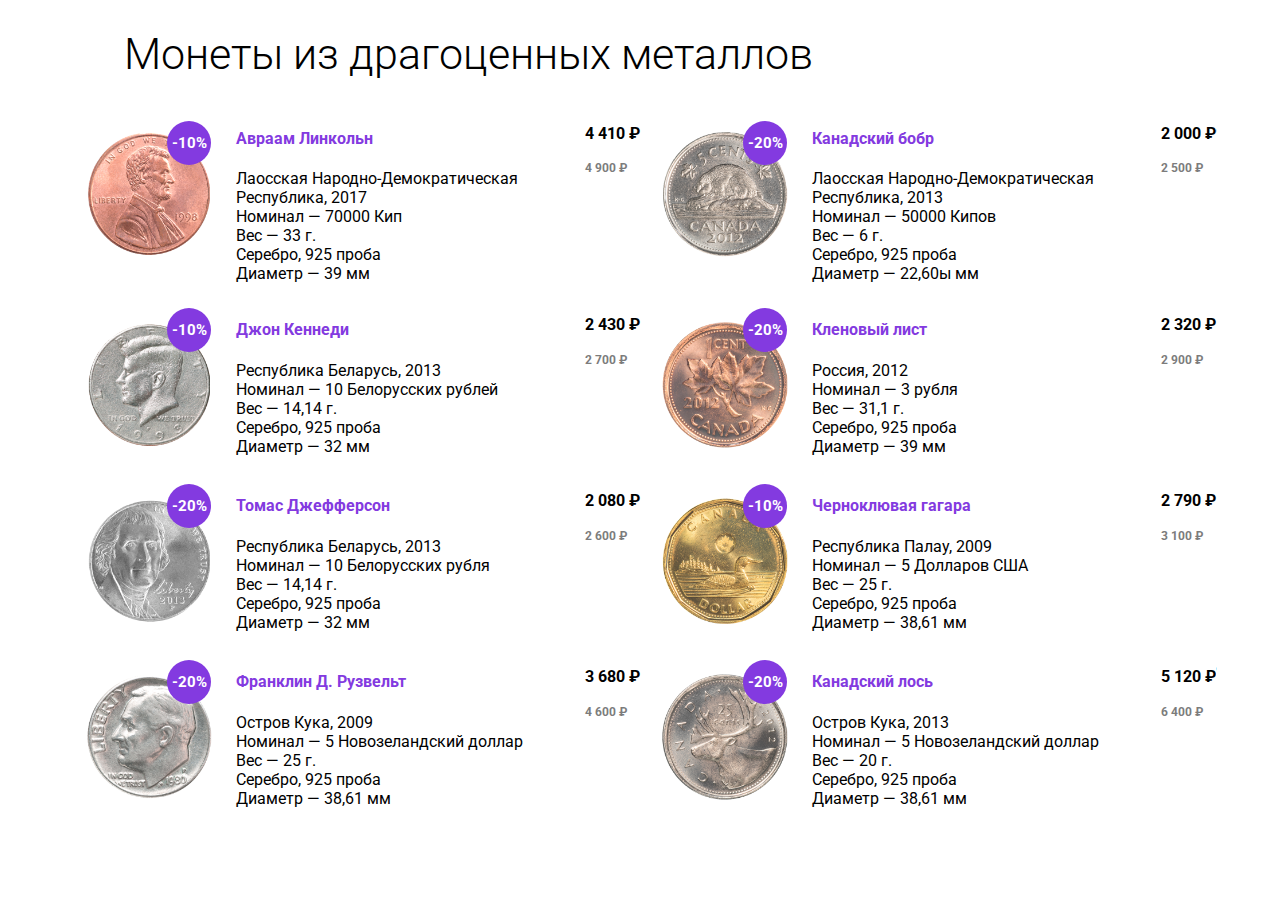
<file: index.html>
<!DOCTYPE html>
<html lang="en">

    <head>
        <meta charset="UTF-8">
        <meta name="viewport" content="width=device-width, initial-scale=1.0">
        <title>Project M1</title>
        <link href="https://fonts.googleapis.com/css?family=Roboto&display=swap" rel="stylesheet">
        <link rel="stylesheet" href="main.css">
    </head>

    <body>
        <header>
            <h1>Монеты из драгоценных металлов</h1>
        </header>
        <main>

            <!-- lincoln -->
            <div class="main-wrapper">
                <div class="coin-wrapper">
                    <div class="coin-image-wrapper">
                        <img src="images/obverse/obverse-lincoln.png" alt="coin" class="coin-image">
                        <div class="coin-discount">
                            <div>
                                -10%
                            </div>
                        </div>
                    </div>
                    <div class="coin-info">
                        <div class="coin-description">
                            <h4 class="coin-description-header"><a href="descriptions/lincoln.html">Авраам Линкольн</a></h4>
                            <p>
                                Лаосская Народно-Демократическая
                                <br>
                                Республика, 2017
                                <br>
                                Номинал — 70000 Кип
                                <br>
                                Вес — 33 г.
                                <br>
                                Серебро, 925 проба
                                <br>
                                Диаметр — 39 мм
                            </p>
                        </div>
                        <div class="coin-price">
                            <p>4 410 &#8381;</p>
                            <p>4 900 &#8381;</p>
                        </div>
                    </div>
                </div>

                <!-- beaver -->
                <div class="coin-wrapper">
                    <div class="coin-image-wrapper">
                        <img src="images/obverse/obverse-beaver.png" alt="coin" class="coin-image">
                        <div class="coin-discount">
                            <div>
                                -20%
                            </div>
                        </div>
                    </div>
                    <div class="coin-info">
                        <div class="coin-description">
                            <h4 class="coin-description-header"><a href="descriptions/beaver.html">Канадский бобр</a></h4>
                            <p>
                                Лаосская Народно-Демократическая
                                <br>
                                Республика, 2013
                                <br>
                                Номинал — 50000 Кипов
                                <br>
                                Вес — 6 г.
                                <br>
                                Серебро, 925 проба
                                <br>
                                Диаметр — 22,60ы мм
                            </p>
                        </div>
                        <div class="coin-price">
                            <p>2 000 &#8381;</p>
                            <p>2 500 &#8381;</p>
                        </div>
                    </div>
                </div>

                <!-- kennedy -->
                <div class="coin-wrapper">
                    <div class="coin-image-wrapper">
                        <img src="images/obverse/obverse-kennedy.png" alt="coin" class="coin-image">
                        <div class="coin-discount">
                            <div>
                                -10%
                            </div>
                        </div>
                    </div>
                    <div class="coin-info">
                        <div class="coin-description">
                            <h4 class="coin-description-header"><a href="descriptions/kennedy.html">Джон Кеннеди</a></h4>
                            <p>
                                Республика Беларусь, 2013
                                <br>
                                Номинал — 10 Белорусских рублей
                                <br>
                                Вес — 14,14 г.
                                <br>
                                Серебро, 925 проба
                                <br>
                                Диаметр — 32 мм
                            </p>
                        </div>
                        <div class="coin-price">
                            <p>2 430 &#8381;</p>
                            <p>2 700 &#8381;</p>
                        </div>
                    </div>
                </div>

                
                <!-- maple leaf -->
                <div class="coin-wrapper">
                    <div class="coin-image-wrapper">
                        <img src="images/obverse/obverse-maple.png" alt="coin" class="coin-image">
                        <div class="coin-discount">
                            <div>
                                -20%
                            </div>
                        </div>
                    </div>
                    <div class="coin-info">
                        <div class="coin-description">
                            <h4 class="coin-description-header"><a href="descriptions/maple.html">Кленовый лист</a></h4>
                            <p>
                                Россия, 2012
                                <br>
                                Номинал — 3 рубля
                                <br>
                                Вес — 31,1 г.
                                <br>
                                Серебро, 925 проба
                                <br>
                                Диаметр — 39 мм
                            </p>
                        </div>
                        <div class="coin-price">
                            <p>2 320 &#8381;</p>
                            <p>2 900 &#8381;</p>
                        </div>
                    </div>
                </div>

                <!-- thomas jefferson -->
                <div class="coin-wrapper">
                    <div class="coin-image-wrapper">
                        <img src="images/obverse/obverse-jefferson.png" alt="coin" class="coin-image">
                        <div class="coin-discount">
                            <div>
                                -20%
                            </div>
                        </div>
                    </div>
                    <div class="coin-info">
                        <div class="coin-description">
                            <h4 class="coin-description-header"><a href="descriptions/jefferson.html">Томас Джефферсон</a></h4>
                            <p>
                                Республика Беларусь, 2013
                                <br>
                                Номинал — 10 Белорусских рубля
                                <br>
                                Вес — 14,14 г.
                                <br>
                                Серебро, 925 проба
                                <br>
                                Диаметр — 32 мм
                            </p>
                        </div>
                        <div class="coin-price">
                            <p>2 080 &#8381;</p>
                            <p>2 600 &#8381;</p>
                        </div>
                    </div>
                </div>

                <!-- black-billed loon -->
                <div class="coin-wrapper">
                    <div class="coin-image-wrapper">
                        <img src="images/obverse/obverse-loon.png" alt="coin" class="coin-image">
                        <div class="coin-discount">
                            <div>
                                -10%
                            </div>
                        </div>
                    </div>
                    <div class="coin-info">
                        <div class="coin-description">
                            <h4 class="coin-description-header"><a href="descriptions/loon.html">Черноклювая гагара</a></h4>
                            <p>
                                Республика Палау, 2009
                                <br>
                                Номинал — 5 Долларов США
                                <br>
                                Вес — 25 г.
                                <br>
                                Серебро, 925 проба
                                <br>
                                Диаметр — 38,61 мм
                            </p>
                        </div>
                        <div class="coin-price">
                            <p>2 790 &#8381;</p>
                            <p>3 100 &#8381;</p>
                        </div>
                    </div>
                </div>

                <!-- roosevelt -->
                <div class="coin-wrapper">
                    <div class="coin-image-wrapper">
                        <img src="images/obverse/obverse-roosevelt.png" alt="coin" class="coin-image">
                        <div class="coin-discount">
                            <div>
                                -20%
                            </div>
                        </div>
                    </div>
                    <div class="coin-info">
                        <div class="coin-description">
                            <h4 class="coin-description-header"><a href="descriptions/roosevelt.html">Франклин Д. Рузвельт</a></h4>
                            <p>
                                Остров Кука, 2009
                                <br>
                                Номинал — 5 Новозеландский доллар
                                <br>
                                Вес — 25 г.
                                <br>
                                Серебро, 925 проба
                                <br>
                                Диаметр — 38,61 мм
                            </p>
                        </div>
                        <div class="coin-price">
                            <p>3 680 &#8381;</p>
                            <p>4 600 &#8381;</p>
                        </div>
                    </div>
                </div>


                <!-- moose -->
                <div class="coin-wrapper">
                    <div class="coin-image-wrapper">
                        <img src="images/obverse/obverse-moose.png" alt="coin" class="coin-image">
                        <div class="coin-discount">
                            <div>
                                -20%
                            </div>
                        </div>
                    </div>
                    <div class="coin-info">
                        <div class="coin-description">
                            <h4 class="coin-description-header"><a href="descriptions/moose.html">Канадский лось</a></h4>
                            <p>
                                Остров Кука, 2013
                                <br>
                                Номинал — 5 Новозеландский доллар
                                <br>
                                Вес — 20 г.
                                <br>
                                Серебро, 925 проба
                                <br>
                                Диаметр — 38,61 мм
                            </p>
                        </div>
                        <div class="coin-price">
                            <p>5 120 &#8381;</p>
                            <p>6 400 &#8381;</p>
                        </div>
                    </div>
                </div>

            </div>
        </main>
    </body>

</html>
</file>
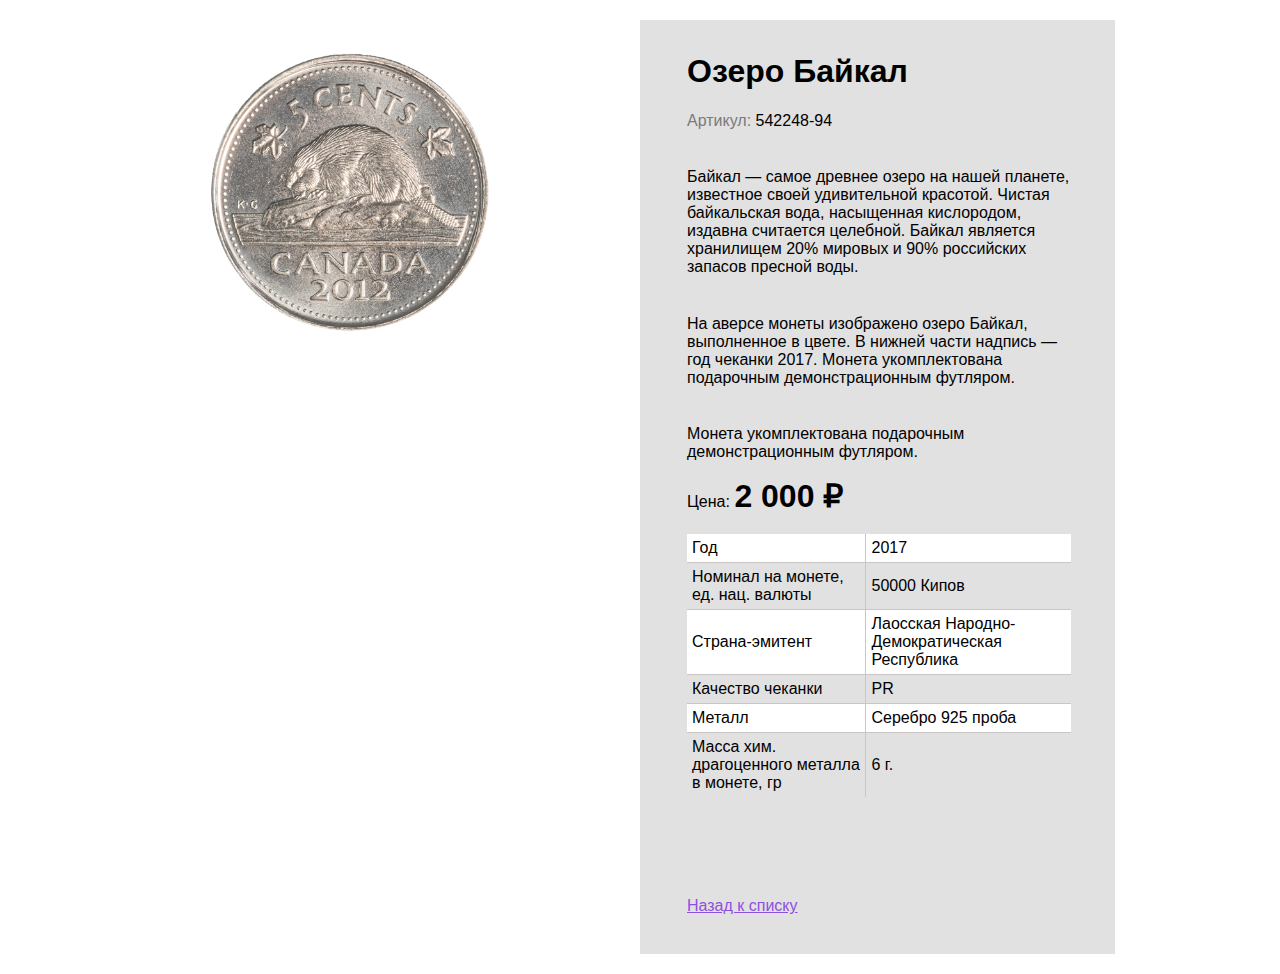
<file: descriptions/beaver.html>
<!DOCTYPE html>
<html lang="en">
    <head>
        <meta charset="UTF-8">
        <meta name="viewport" content="width=device-width, initial-scale=1.0">
        <title>Document</title>
        <link rel="stylesheet" href="../main.css">
    </head>
    <body>
        <article>
            <div class="icon-img"> 
                <div class="obverse">
                    <img src="../images/obverse/obverse-beaver.png" alt="coin">
                </div>

                <div class="reverse">
                    <img src="../images/reverses/reverse-beaver.png" alt="coin">
                </div>
            </div>
            <div class="icon-info">
                <h1>Озеро Байкал</h1>
                <span class="icon-info-article">Артикул:</span> 542248-94
                <p>
                    Байкал — самое древнее озеро на нашей планете, известное своей удивительной 
                    красотой. Чистая байкальская вода, насыщенная кислородом, издавна считается целебной. 
                    Байкал является хранилищем 20% мировых и 90% российских запасов пресной воды.
                </p>

                <p>
                    На аверсе монеты изображено озеро Байкал, выполненное в цвете. 
                    В нижней части надпись — год чеканки 2017. 
                    Монета укомплектована подарочным демонстрационным футляром.
                </p>

                <p>
                    Монета укомплектована подарочным 
                    демонстрационным футляром.
                </p>

                <span>Цена:</span>
                <span class="price">2 000 &#8381;</span>

                <table>
                    <tr>
                        <td>Год</td>
                        <td>2017</td>
                    </tr>
                    <tr>
                        <td>Номинал на монете, ед. нац. валюты</td>
                        <td>50000 Кипов</td>
                    </tr>
                    <tr>
                        <td>Страна-эмитент</td>
                        <td>Лаосская Народно-Демократическая Республика</td>
                    </tr>
                    <tr>
                        <td>Качество чеканки</td>
                        <td>PR</td>
                    </tr>
                    <tr>
                        <td>Металл</td>
                        <td>Серебро 925 проба</td>
                    </tr>
                    <tr>
                        <td>Масса хим. драгоценного металла в монете, гр</td>
                        <td>6 г.</td>
                    </tr>
                </table>

                <a href="../index.html">Назад к списку</a>
            </div>
        </article>
    </body>
</html>
</file>
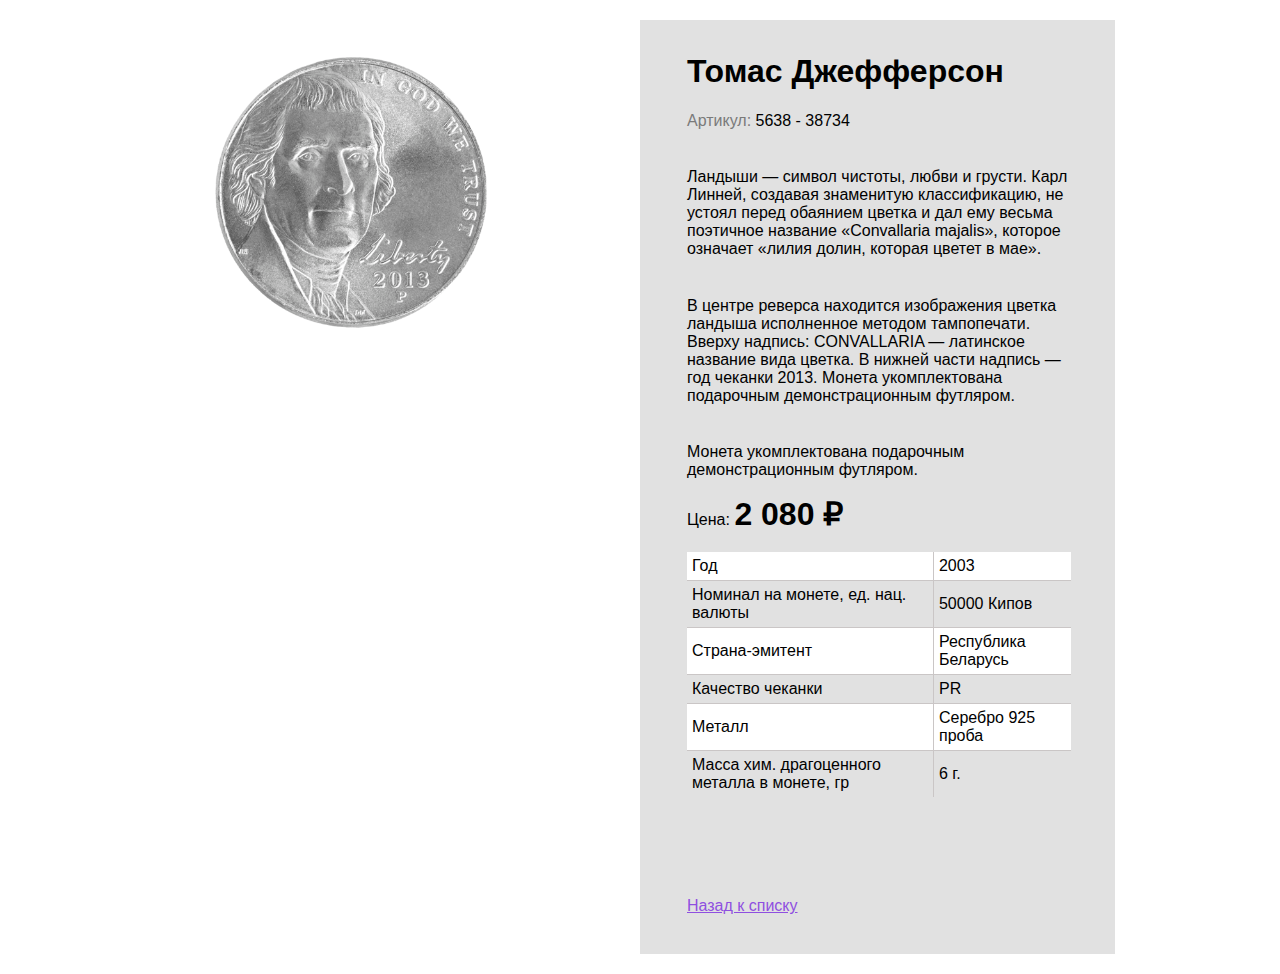
<file: descriptions/jefferson.html>
<!DOCTYPE html>
<html lang="en">
    <head>
        <meta charset="UTF-8">
        <meta name="viewport" content="width=device-width, initial-scale=1.0">
        <title>Document</title>
        <link rel="stylesheet" href="../main.css">
    </head>
    <body>
        <article>
            <div class="icon-img"> 
                <div class="obverse">
                    <img src="../images/obverse/obverse-jefferson.png" alt="coin">
                </div>

                <div class="reverse">
                    <img src="../images/reverses/reverse-jefferson.png" alt="coin">
                </div>
            </div>
            <div class="icon-info">
                <h1>Томас Джефферсон</h1>
                <span class="icon-info-article">Артикул:</span> 5638 - 38734
                <p>
                    Ландыши — символ чистоты, любви и грусти. 
                    Карл Линней, создавая знаменитую классификацию, не устоял перед обаянием цветка 
                    и дал ему весьма поэтичное название «Convallaria majalis», которое означает «лилия долин, которая цветет в мае».

                </p>

                <p>
                    В центре реверса находится изображения цветка ландыша исполненное методом тампопечати. 
                    Вверху надпись: CONVALLARIA — латинское название вида цветка. В нижней части надпись — год чеканки 2013. 
                    Монета укомплектована подарочным демонстрационным футляром.

                </p>

                <p>
                    Монета укомплектована подарочным 
                    демонстрационным футляром.
                </p>

                <span>Цена:</span>
                <span class="price">2 080 &#8381;</span>

                <table>
                    <tr>
                        <td>Год</td>
                        <td>2003</td>
                    </tr>
                    <tr>
                        <td>Номинал на монете, ед. нац. валюты</td>
                        <td>50000 Кипов</td>
                    </tr>
                    <tr>
                        <td>Страна-эмитент</td>
                        <td>Республика Беларусь</td>
                    </tr>
                    <tr>
                        <td>Качество чеканки</td>
                        <td>PR</td>
                    </tr>
                    <tr>
                        <td>Металл</td>
                        <td>Серебро 925 проба</td>
                    </tr>
                    <tr>
                        <td>Масса хим. драгоценного металла в монете, гр</td>
                        <td>6 г.</td>
                    </tr>
                </table>

                <a href="../index.html">Назад к списку</a>
            </div>
        </article>
    </body>
</html>
</file>
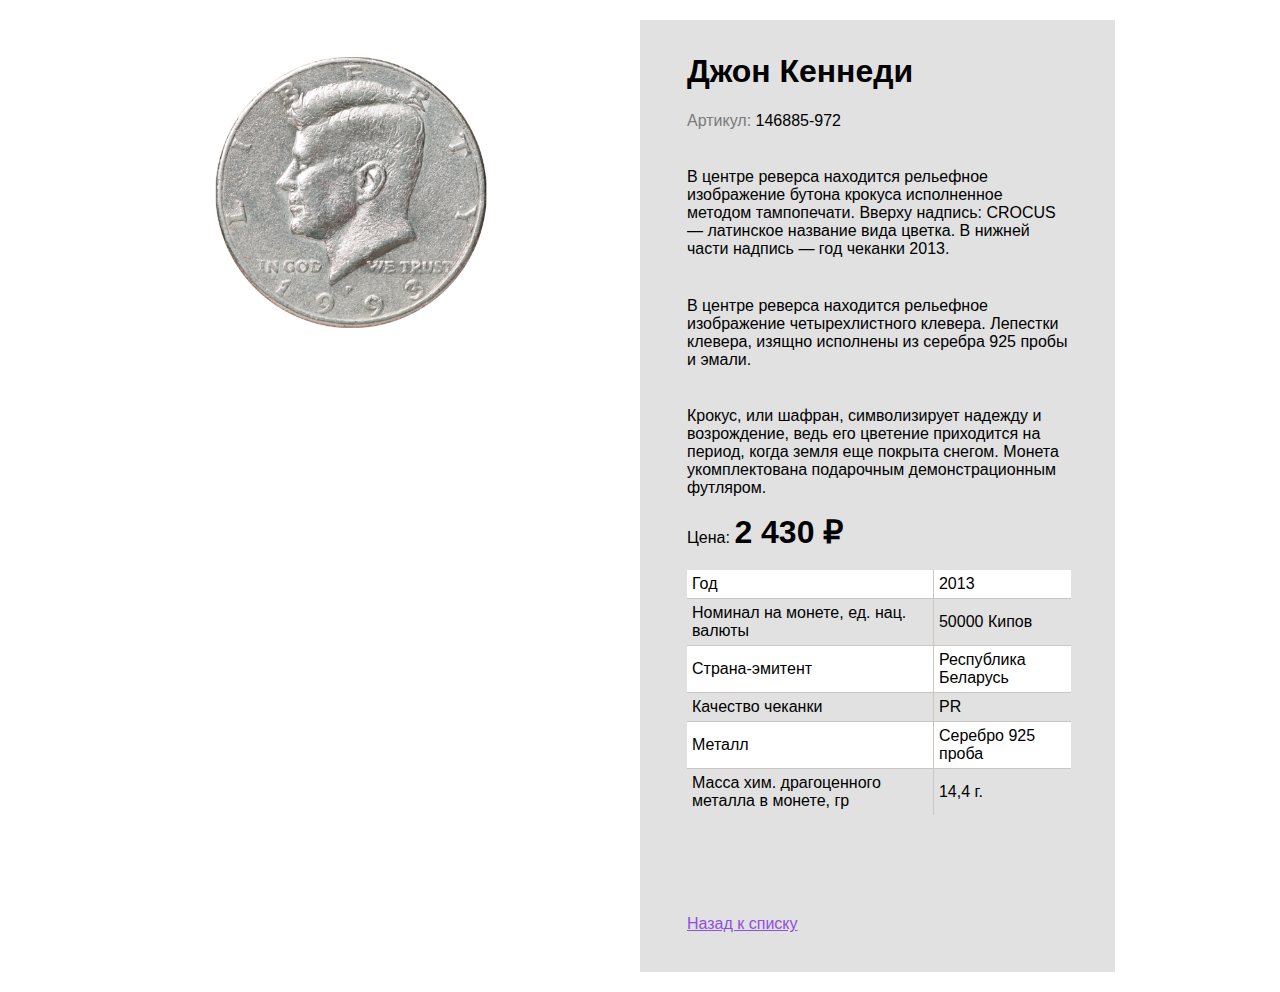
<file: descriptions/kennedy.html>
<!DOCTYPE html>
<html lang="en">
    <head>
        <meta charset="UTF-8">
        <meta name="viewport" content="width=device-width, initial-scale=1.0">
        <title>Document</title>
        <link rel="stylesheet" href="../main.css">
    </head>
    <body>
        <article>
            <div class="icon-img"> 
                <div class="obverse">
                    <img src="../images/obverse/obverse-kennedy.png" alt="coin">
                </div>

                <div class="reverse">
                    <img src="../images/reverses/reverse-kennedy.png" alt="coin">
                </div>
            </div>
            <div class="icon-info">
                <h1>Джон Кеннеди</h1>
                <span class="icon-info-article">Артикул:</span> 146885-972
                <p>
                    В центре реверса находится рельефное изображение бутона крокуса исполненное методом тампопечати. 
                    Вверху надпись: CROCUS — латинское название вида цветка. 
                    В нижней части надпись — год чеканки 2013.
                </p>

                <p>
                    В центре реверса находится рельефное изображение 
                    четырехлистного клевера. Лепестки клевера, изящно 
                    исполнены из серебра 925 пробы и эмали.
                </p>

                <p>
                    Крокус, или шафран, символизирует надежду и возрождение, ведь его цветение 
                    приходится на период, когда земля еще покрыта снегом. 
                    Монета укомплектована подарочным демонстрационным футляром.
                </p>

                <span>Цена:</span>
                <span class="price">2 430 &#8381;</span>

                <table>
                    <tr>
                        <td>Год</td>
                        <td>2013</td>
                    </tr>
                    <tr>
                        <td>Номинал на монете, ед. нац. валюты</td>
                        <td>50000 Кипов</td>
                    </tr>
                    <tr>
                        <td>Страна-эмитент</td>
                        <td>Республика Беларусь</td>
                    </tr>
                    <tr>
                        <td>Качество чеканки</td>
                        <td>PR</td>
                    </tr>
                    <tr>
                        <td>Металл</td>
                        <td>Серебро 925 проба</td>
                    </tr>
                    <tr>
                        <td>Масса хим. драгоценного металла в монете, гр</td>
                        <td>14,4 г.</td>
                    </tr>
                </table>

                <a href="../index.html">Назад к списку</a>
            </div>
        </article>
    </body>
</html>
</file>
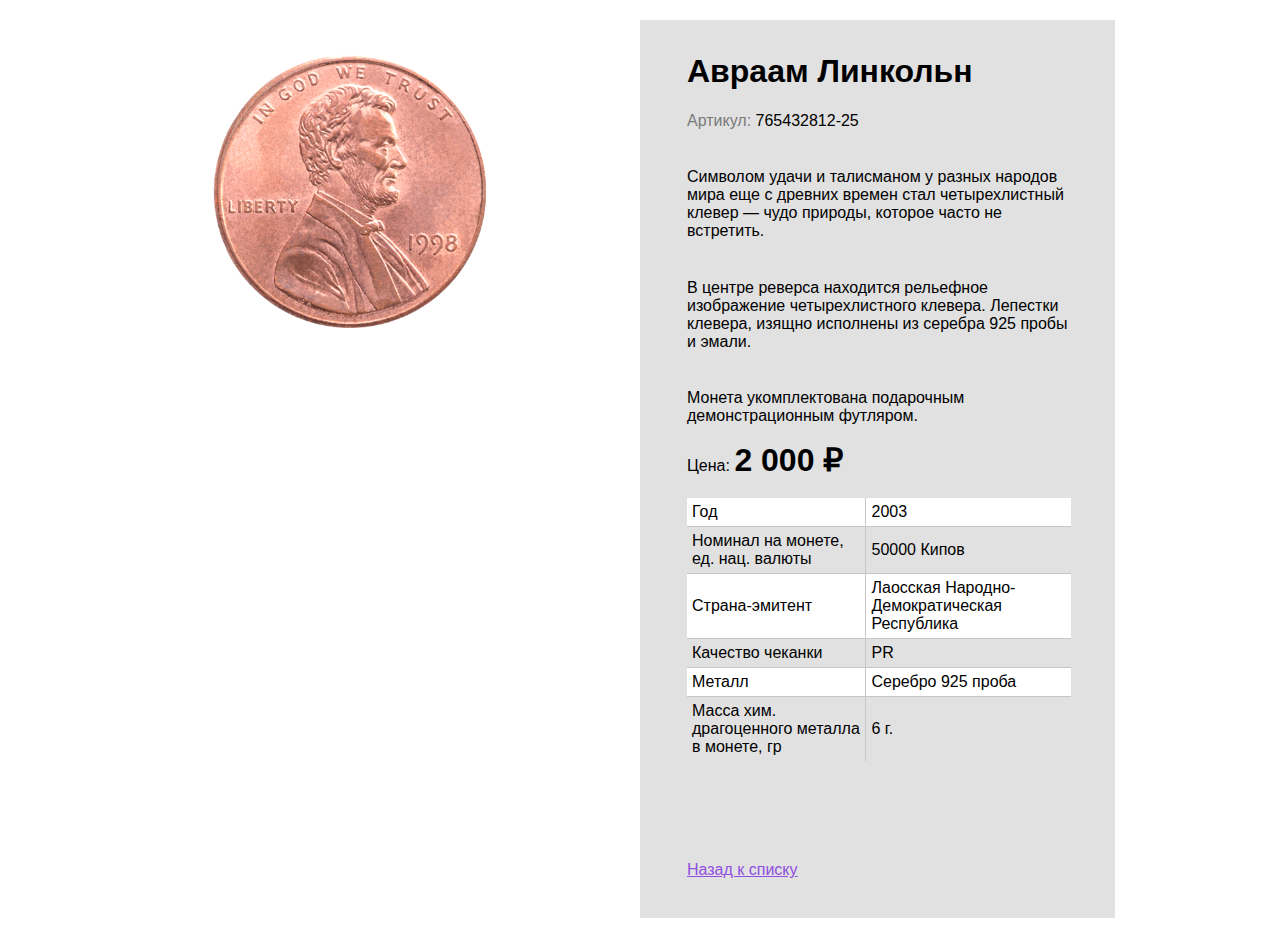
<file: descriptions/lincoln.html>
<!DOCTYPE html>
<html lang="en">
    <head>
        <meta charset="UTF-8">
        <meta name="viewport" content="width=device-width, initial-scale=1.0">
        <title>Document</title>
        <link rel="stylesheet" href="../main.css">
    </head>
    <body>
        <article>
            <div class="icon-img"> 
                <div class="obverse">
                    <img src="../images/obverse/obverse-lincoln.png" alt="coin">
                </div>

                <div class="reverse">
                    <img src="../images/reverses/reverse-lincoln.png" alt="coin">
                </div>
            </div>
            <div class="icon-info">
                <h1>Авраам Линкольн</h1>
                <span class="icon-info-article">Артикул:</span> 765432812-25
                <p>
                    Символом удачи и талисманом у разных народов 
                    мира еще с древних времен стал четырехлистный 
                    клевер — чудо природы, которое часто не встретить.
                </p>

                <p>
                    В центре реверса находится рельефное изображение 
                    четырехлистного клевера. Лепестки клевера, изящно 
                    исполнены из серебра 925 пробы и эмали.
                </p>

                <p>
                    Монета укомплектована подарочным 
                    демонстрационным футляром.
                </p>

                <span>Цена:</span>
                <span class="price">2 000 &#8381;</span>

                <table>
                    <tr>
                        <td>Год</td>
                        <td>2003</td>
                    </tr>
                    <tr>
                        <td>Номинал на монете, ед. нац. валюты</td>
                        <td>50000 Кипов</td>
                    </tr>
                    <tr>
                        <td>Страна-эмитент</td>
                        <td>Лаосская Народно-Демократическая Республика</td>
                    </tr>
                    <tr>
                        <td>Качество чеканки</td>
                        <td>PR</td>
                    </tr>
                    <tr>
                        <td>Металл</td>
                        <td>Серебро 925 проба</td>
                    </tr>
                    <tr>
                        <td>Масса хим. драгоценного металла в монете, гр</td>
                        <td>6 г.</td>
                    </tr>
                </table>

                <a href="../index.html">Назад к списку</a>
            </div>
        </article>
    </body>
</html>
</file>
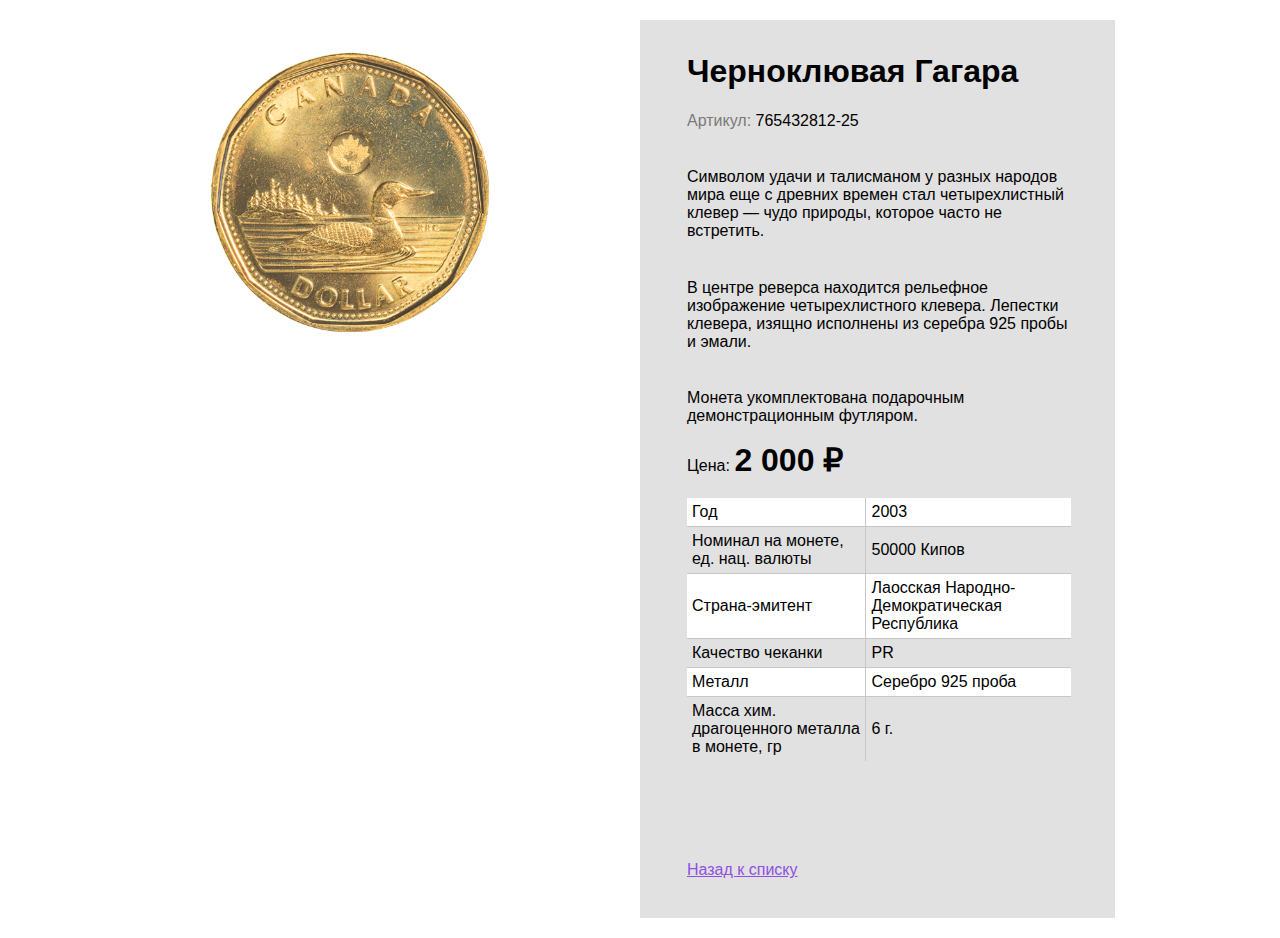
<file: descriptions/loon.html>
<!DOCTYPE html>
<html lang="en">
    <head>
        <meta charset="UTF-8">
        <meta name="viewport" content="width=device-width, initial-scale=1.0">
        <title>Document</title>
        <link rel="stylesheet" href="../main.css">
    </head>
    <body>
        <article>
            <div class="icon-img"> 
                <div class="obverse">
                    <img src="../images/obverse/obverse-loon.png" alt="coin">
                </div>

                <div class="reverse">
                    <img src="../images/reverses/reverse-loon.png" alt="coin">
                </div>
            </div>
            <div class="icon-info">
                <h1>Черноклювая Гагара</h1>
                <span class="icon-info-article">Артикул:</span> 765432812-25
                <p>
                    Символом удачи и талисманом у разных народов 
                    мира еще с древних времен стал четырехлистный 
                    клевер — чудо природы, которое часто не встретить.
                </p>

                <p>
                    В центре реверса находится рельефное изображение 
                    четырехлистного клевера. Лепестки клевера, изящно 
                    исполнены из серебра 925 пробы и эмали.
                </p>

                <p>
                    Монета укомплектована подарочным 
                    демонстрационным футляром.
                </p>

                <span>Цена:</span>
                <span class="price">2 000 &#8381;</span>

                <table>
                    <tr>
                        <td>Год</td>
                        <td>2003</td>
                    </tr>
                    <tr>
                        <td>Номинал на монете, ед. нац. валюты</td>
                        <td>50000 Кипов</td>
                    </tr>
                    <tr>
                        <td>Страна-эмитент</td>
                        <td>Лаосская Народно-Демократическая Республика</td>
                    </tr>
                    <tr>
                        <td>Качество чеканки</td>
                        <td>PR</td>
                    </tr>
                    <tr>
                        <td>Металл</td>
                        <td>Серебро 925 проба</td>
                    </tr>
                    <tr>
                        <td>Масса хим. драгоценного металла в монете, гр</td>
                        <td>6 г.</td>
                    </tr>
                </table>

                <a href="../index.html">Назад к списку</a>
            </div>
        </article>
    </body>
</html>
</file>
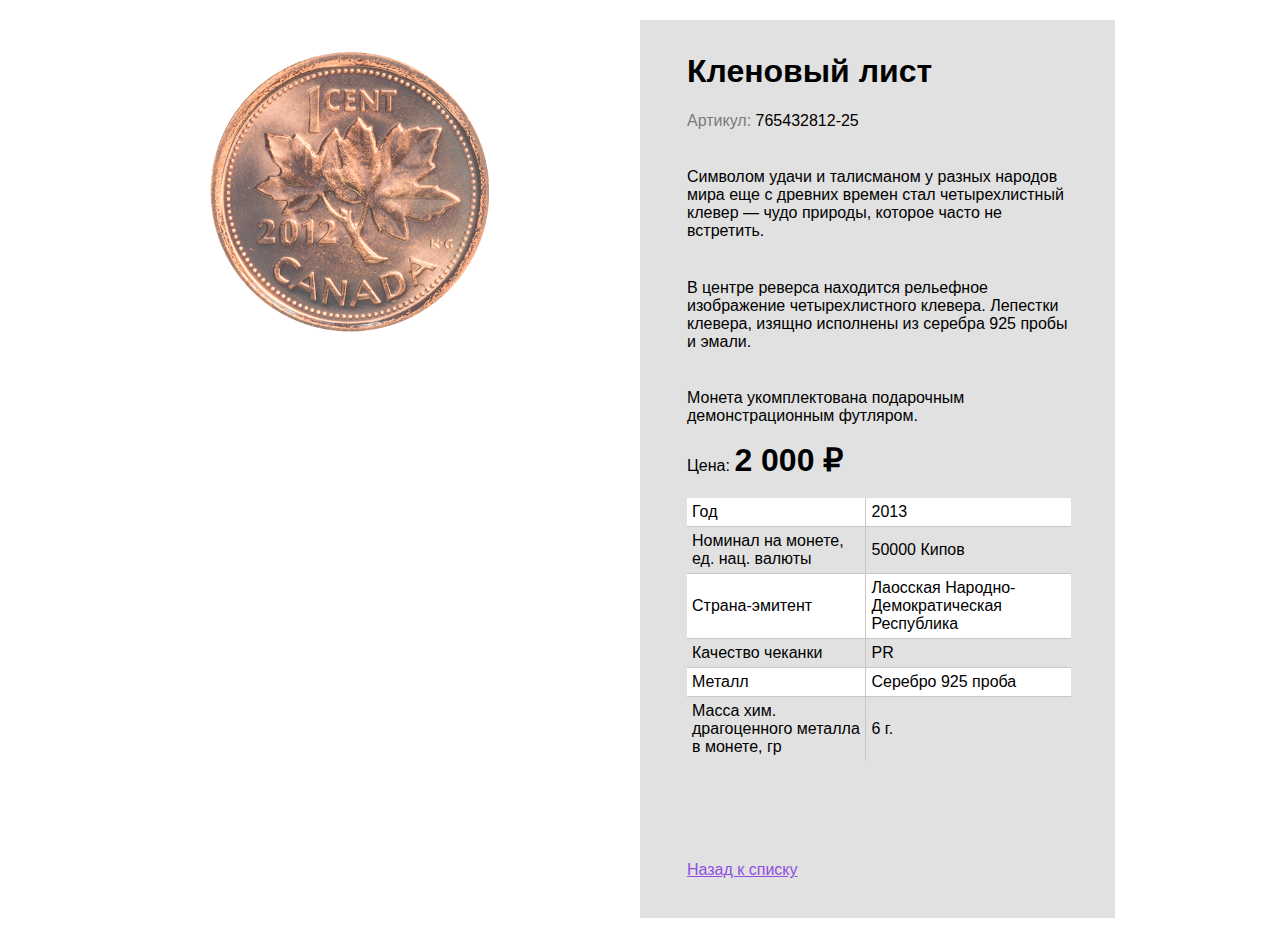
<file: descriptions/maple.html>
<!DOCTYPE html>
<html lang="en">
    <head>
        <meta charset="UTF-8">
        <meta name="viewport" content="width=device-width, initial-scale=1.0">
        <title>Document</title>
        <link rel="stylesheet" href="../main.css">
    </head>
    <body>
        <article>
            <div class="icon-img"> 
                <div class="obverse">
                    <img src="../images/obverse/obverse-maple.png" alt="coin">
                </div>

                <div class="reverse">
                    <img src="../images/reverses/reverse-maple.png" alt="coin">
                </div>
            </div>
            <div class="icon-info">
                <h1>Кленовый лист</h1>
                <span class="icon-info-article">Артикул:</span> 765432812-25
                <p>
                    Символом удачи и талисманом у разных народов мира еще с древних времен 
                    стал четырехлистный клевер — чудо природы, которое часто не встретить.
                </p>

                <p>
                    В центре реверса находится рельефное изображение четырехлистного клевера. 
                    Лепестки клевера, изящно исполнены из серебра 925 пробы и эмали.
                </p>

                <p>
                    Монета укомплектована 
                    подарочным демонстрационным футляром.
                </p>

                <span>Цена:</span>
                <span class="price">2 000 &#8381;</span>

                <table>
                    <tr>
                        <td>Год</td>
                        <td>2013</td>
                    </tr>
                    <tr>
                        <td>Номинал на монете, ед. нац. валюты</td>
                        <td>50000 Кипов</td>
                    </tr>
                    <tr>
                        <td>Страна-эмитент</td>
                        <td>Лаосская Народно-Демократическая Республика</td>
                    </tr>
                    <tr>
                        <td>Качество чеканки</td>
                        <td>PR</td>
                    </tr>
                    <tr>
                        <td>Металл</td>
                        <td>Серебро 925 проба</td>
                    </tr>
                    <tr>
                        <td>Масса хим. драгоценного металла в монете, гр</td>
                        <td>6 г.</td>
                    </tr>
                </table>

                <a href="../index.html">Назад к списку</a>
            </div>
        </article>
    </body>
</html>
</file>
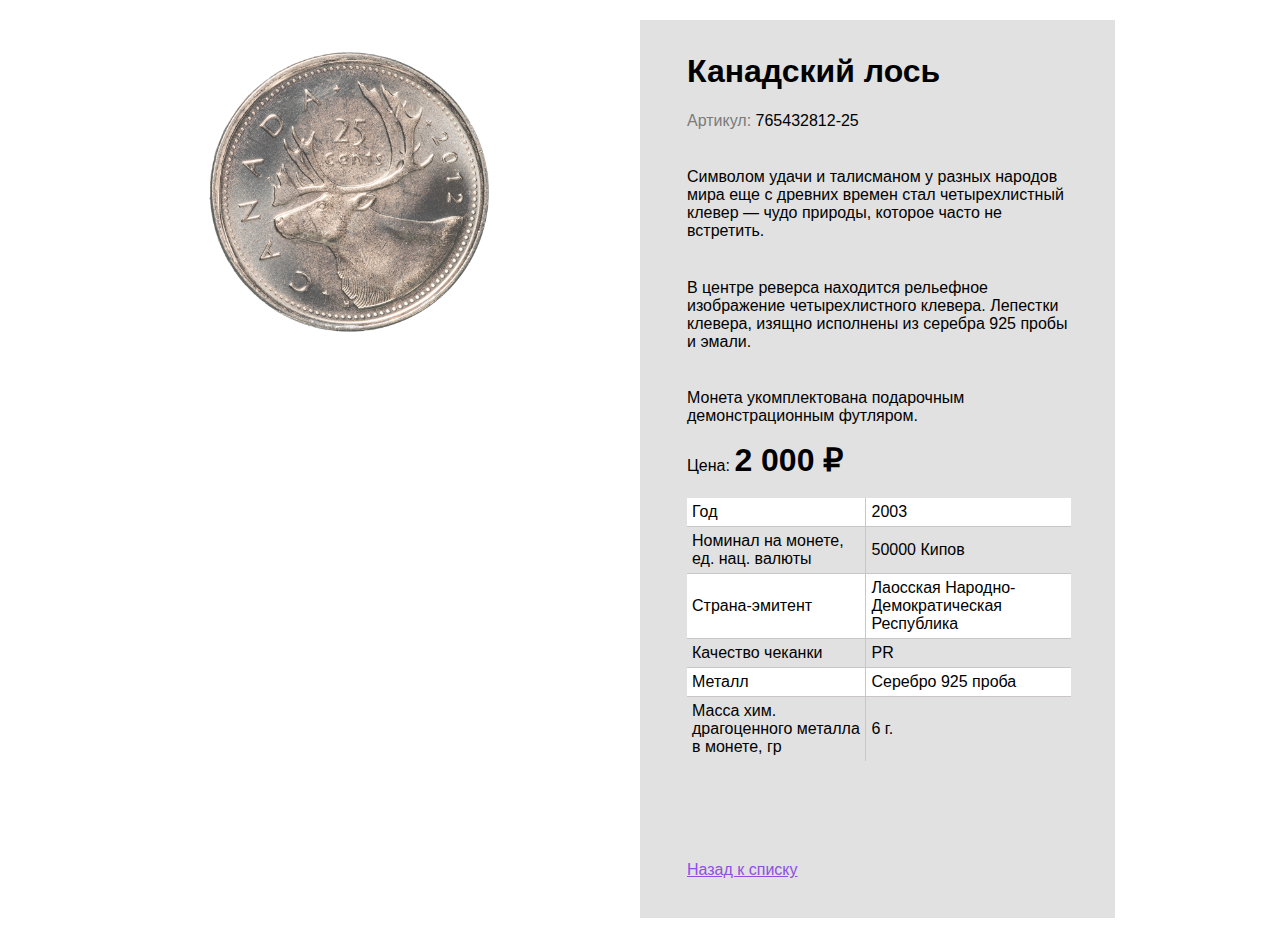
<file: descriptions/moose.html>
<!DOCTYPE html>
<html lang="en">
    <head>
        <meta charset="UTF-8">
        <meta name="viewport" content="width=device-width, initial-scale=1.0">
        <title>Document</title>
        <link rel="stylesheet" href="../main.css">
    </head>
    <body>
        <article>
            <div class="icon-img"> 
                <div class="obverse">
                    <img src="../images/obverse/obverse-moose.png" alt="coin">
                </div>

                <div class="reverse">
                    <img src="../images/reverses/reverse-moose.png" alt="coin">
                </div>
            </div>
            <div class="icon-info">
                <h1>Канадский лось</h1>
                <span class="icon-info-article">Артикул:</span> 765432812-25
                <p>
                    Символом удачи и талисманом у разных народов 
                    мира еще с древних времен стал четырехлистный 
                    клевер — чудо природы, которое часто не встретить.
                </p>

                <p>
                    В центре реверса находится рельефное изображение 
                    четырехлистного клевера. Лепестки клевера, изящно 
                    исполнены из серебра 925 пробы и эмали.
                </p>

                <p>
                    Монета укомплектована подарочным 
                    демонстрационным футляром.
                </p>

                <span>Цена:</span>
                <span class="price">2 000 &#8381;</span>

                <table>
                    <tr>
                        <td>Год</td>
                        <td>2003</td>
                    </tr>
                    <tr>
                        <td>Номинал на монете, ед. нац. валюты</td>
                        <td>50000 Кипов</td>
                    </tr>
                    <tr>
                        <td>Страна-эмитент</td>
                        <td>Лаосская Народно-Демократическая Республика</td>
                    </tr>
                    <tr>
                        <td>Качество чеканки</td>
                        <td>PR</td>
                    </tr>
                    <tr>
                        <td>Металл</td>
                        <td>Серебро 925 проба</td>
                    </tr>
                    <tr>
                        <td>Масса хим. драгоценного металла в монете, гр</td>
                        <td>6 г.</td>
                    </tr>
                </table>

                <a href="../index.html">Назад к списку</a>
            </div>
        </article>
    </body>
</html>
</file>
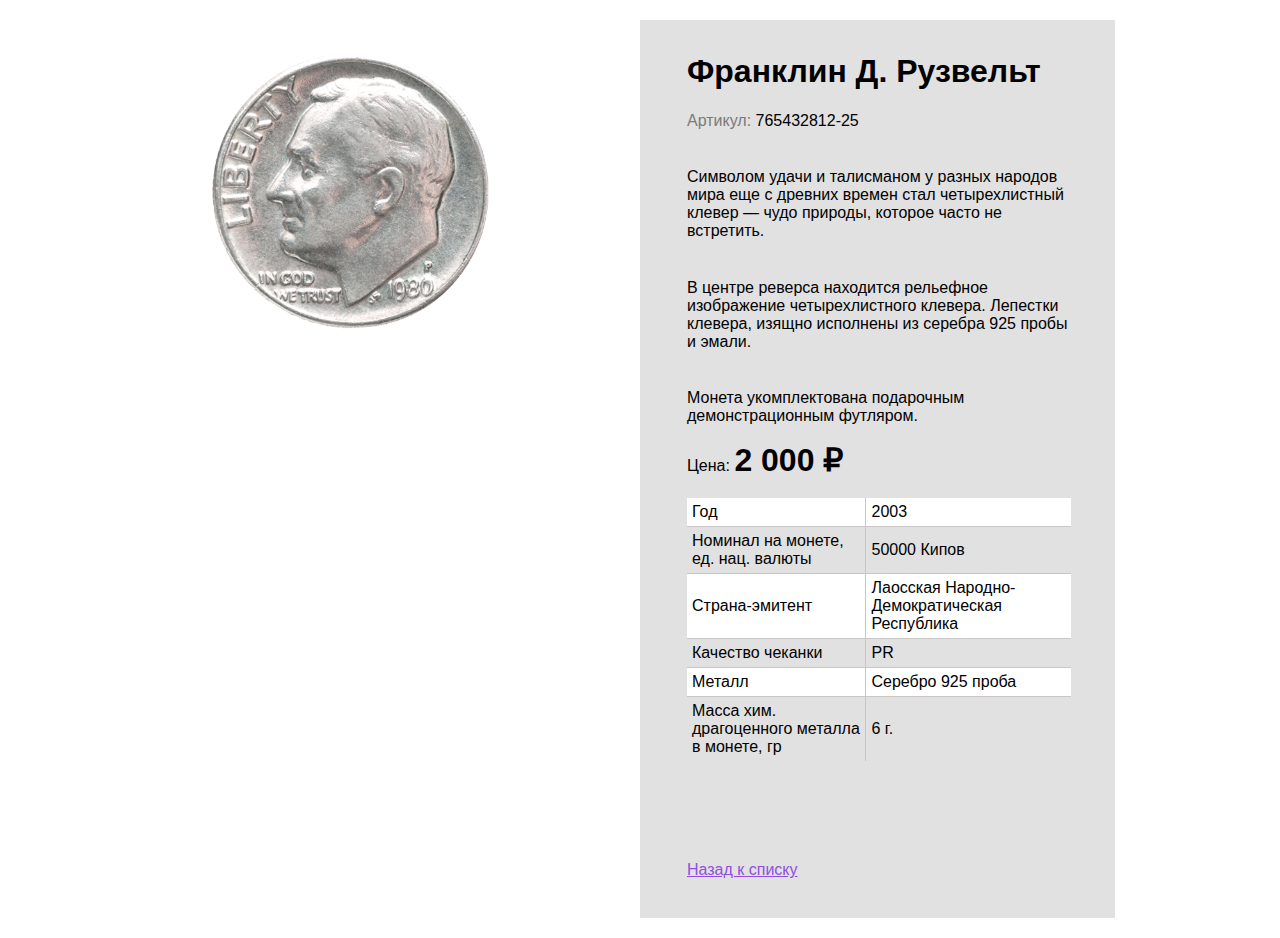
<file: descriptions/roosevelt.html>
<!DOCTYPE html>
<html lang="en">
    <head>
        <meta charset="UTF-8">
        <meta name="viewport" content="width=device-width, initial-scale=1.0">
        <title>Document</title>
        <link rel="stylesheet" href="../main.css">
    </head>
    <body>
        <article>
            <div class="icon-img"> 
                <div class="obverse">
                    <img src="../images/obverse/obverse-roosevelt.png" alt="coin">
                </div>

                <div class="reverse">
                    <img src="../images/reverses/reverse-roosevelt.png" alt="coin">
                </div>
            </div>
            <div class="icon-info">
                <h1>Франклин Д. Рузвельт</h1>
                <span class="icon-info-article">Артикул:</span> 765432812-25
                <p>
                    Символом удачи и талисманом у разных народов 
                    мира еще с древних времен стал четырехлистный 
                    клевер — чудо природы, которое часто не встретить.
                </p>

                <p>
                    В центре реверса находится рельефное изображение 
                    четырехлистного клевера. Лепестки клевера, изящно 
                    исполнены из серебра 925 пробы и эмали.
                </p>

                <p>
                    Монета укомплектована подарочным 
                    демонстрационным футляром.
                </p>

                <span>Цена:</span>
                <span class="price">2 000 &#8381;</span>

                <table>
                    <tr>
                        <td>Год</td>
                        <td>2003</td>
                    </tr>
                    <tr>
                        <td>Номинал на монете, ед. нац. валюты</td>
                        <td>50000 Кипов</td>
                    </tr>
                    <tr>
                        <td>Страна-эмитент</td>
                        <td>Лаосская Народно-Демократическая Республика</td>
                    </tr>
                    <tr>
                        <td>Качество чеканки</td>
                        <td>PR</td>
                    </tr>
                    <tr>
                        <td>Металл</td>
                        <td>Серебро 925 проба</td>
                    </tr>
                    <tr>
                        <td>Масса хим. драгоценного металла в монете, гр</td>
                        <td>6 г.</td>
                    </tr>
                </table>

                <a href="../index.html">Назад к списку</a>
            </div>
        </article>
    </body>
</html>
</file>
<file: main.css>
body {
    margin: 0 0;
    box-sizing: border-box;
}

header h1 {
    margin-left: 124px;
    font-family: Roboto, Arial, Helvetica, sans-serif;
    font-size: 43px;
    font-weight: 300;
    line-height: 50px;
}

.main-wrapper {
    display: flex;
    justify-content: space-between;
    flex-wrap: wrap;
    margin: 0 auto;
    width: 90%;
}

.coin-wrapper {
    font-family: Roboto, Arial, Helvetica, sans-serif;
    /* max-width: 360px; */
    display: flex;
    /* justify-content: space-between; */
    width: 50%;
    min-width: 550px;
}

.coin-image-wrapper {
    position: relative;
}

.coin-image {
    max-width: 172px;
    max-height: 172px;
    min-width: 50px;
    min-height: 50px;
}

.coin-discount {
    position: absolute;
    background-color: #833AE0;
    /* width: 10%;
    height: 10%; */
    color: white;
    border-radius: 100%;
    bottom: 70%;
    left: 60%;
    /* padding: 10%; */
    font-size: 15px;
    text-align: center;
    font-weight: bold;
    font-style: normal;
    font-family: Roboto, Arial, Helvetica, sans-serif;
    width: 44px;
    height: 44px;

    display: flex;
    justify-content: space-between;
}

.coin-discount div {
    margin: auto auto;
}

.coin-info {
    display: flex;
    /* justify-content: space-between; */
    flex-wrap: nowrap;
    width: 100%;
    
}

.coin-description {
    max-width: 360px;
}

.coin-description h4 a{
    /* color: #833AE0; */
    color: #833ae0;

    
}

.coin-description-header a {
    text-decoration: none;
}

.coin-description p {
    /* border: 1px solid red; */
    font-size: 16px;
    line-height: 19px;
    /* width: 80%; */
    /* width: 80%; */
}



.coin-price {
    margin-left: auto;
    color: black;
    font-weight: bold;
    font-family: Roboto, Arial, Helvetica, sans-serif;
    font-size: 16px;
    line-height: 123.4%;
}

.coin-price p:last-child {
    color: #7c7c7c;
    font-size: 75%;
}

/* ### description start ### */

article {
    margin: 0 160px;
    display: flex;
    /* justify-content: space-between; */
    /* flex-wrap: wrap; */
    min-width: 100px;
}

.icon-img {
   width: 50%;
   overflow: hidden;
   /* min-width: 500px; */
   position: relative;
}

.icon-img div img {
    width: 100%;
}

.obverse {
    width: 80%;
}
 
.reverse {
    width: 80%;
    display: none;
    position: absolute;
    top: 0;
    left: 0;
}

/* 
.icon-img .obverse:hover + .reverse {
    display: block;
}  
*/

.icon-img:hover .reverse {
    display: block;
}

.icon-info {
    margin-top: 20px;
    background-color: rgba(196, 196, 196, 0.5);
    width: 40%;
    /* min-width: 400px; */
    padding: 12px 44px 39px 47px;
    font-family: Roboto, Arial, Helvetica, sans-serif;
    margin-bottom: 20px;
}

.icon-info-article {
    color: #7a7a7a
}

.icon-info p {
    margin-top: 10%;
}

.price {
    font-weight: bold;
    color: black;
    font-size: 200%;
}

table {
    margin-top: 5%;
    border-collapse: collapse;
}


td {
    padding: 5px;
}

tr td:first-child {
    border-right: 1px solid #cac6c6;
}

tr {
    border-bottom: 1px solid #cac6c6;
}

tr:last-child {
    border-bottom: 0px solid #cac6c6;
}

tr:nth-child(2n-1) {
    background-color: #ffffff;
}

.icon-info a {
    display: block;
    color: #8f4fe0;
    margin-top: 100px;
}
</file>
